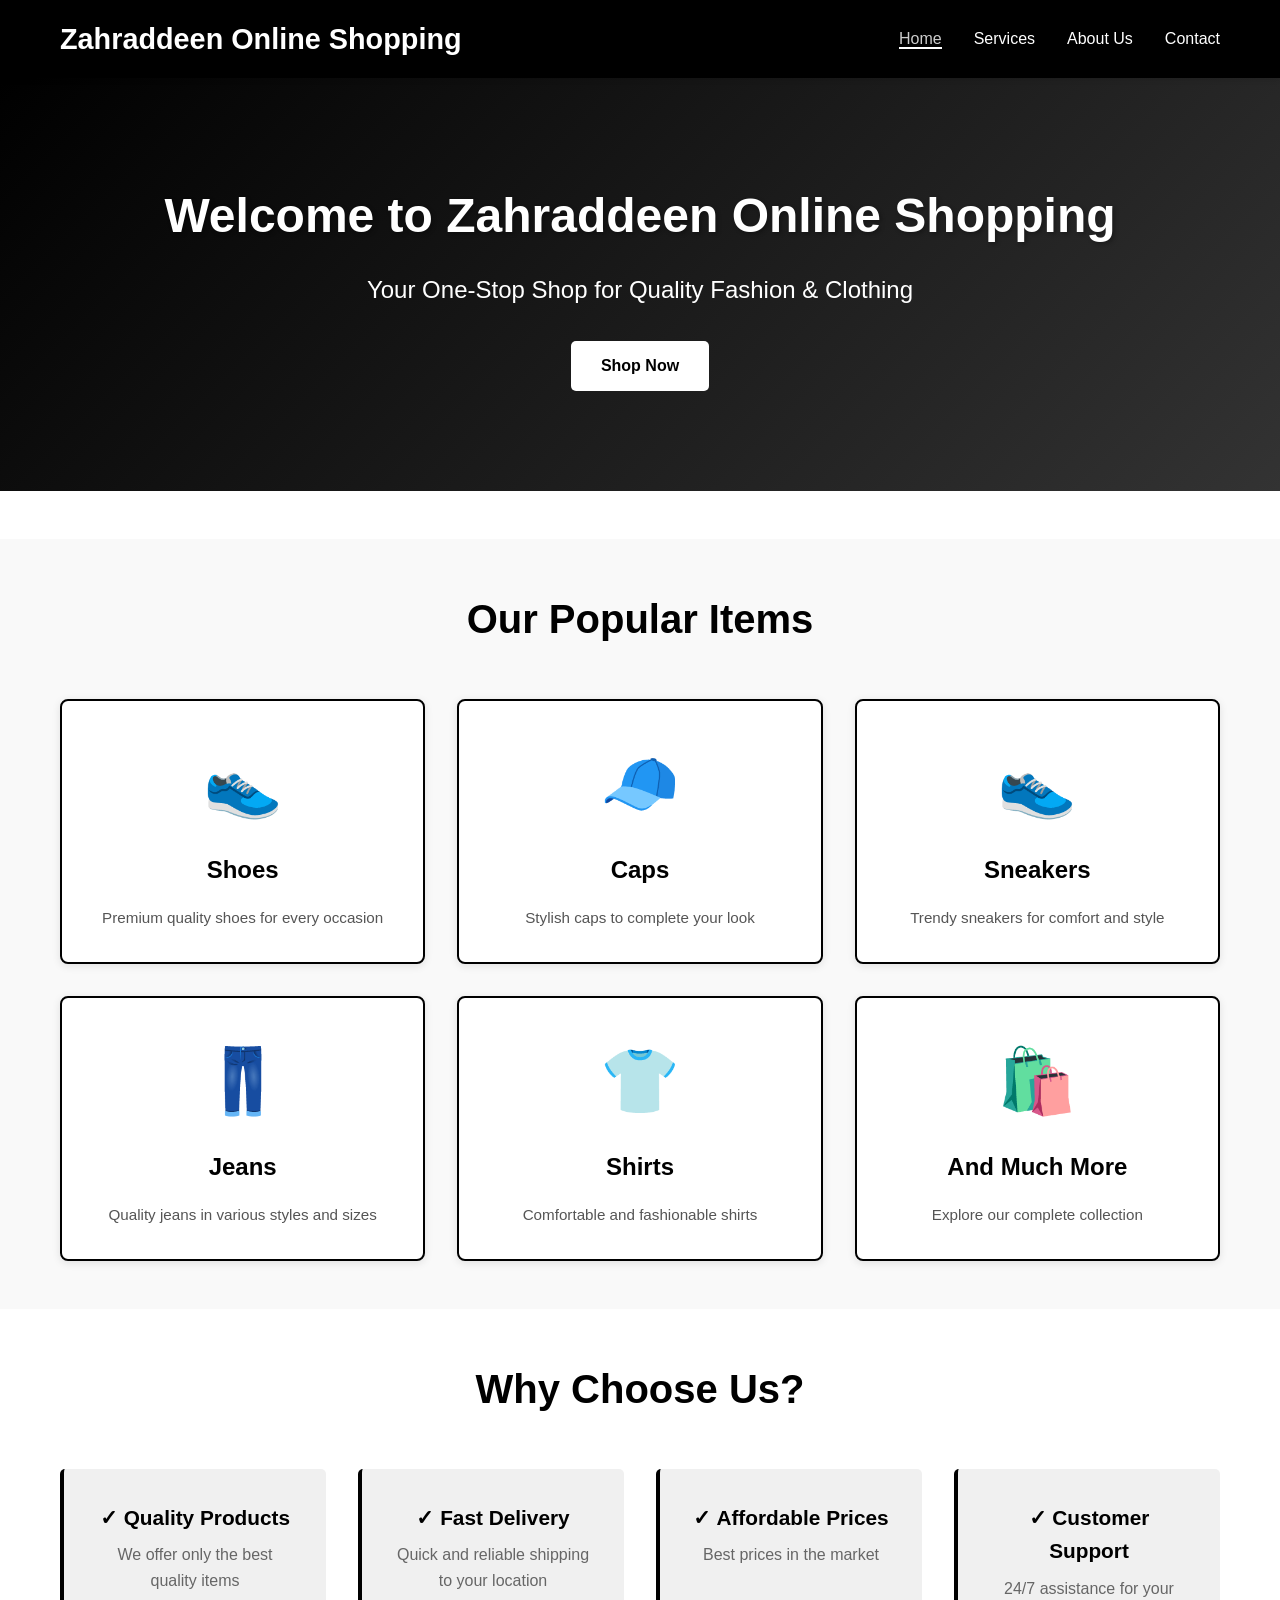
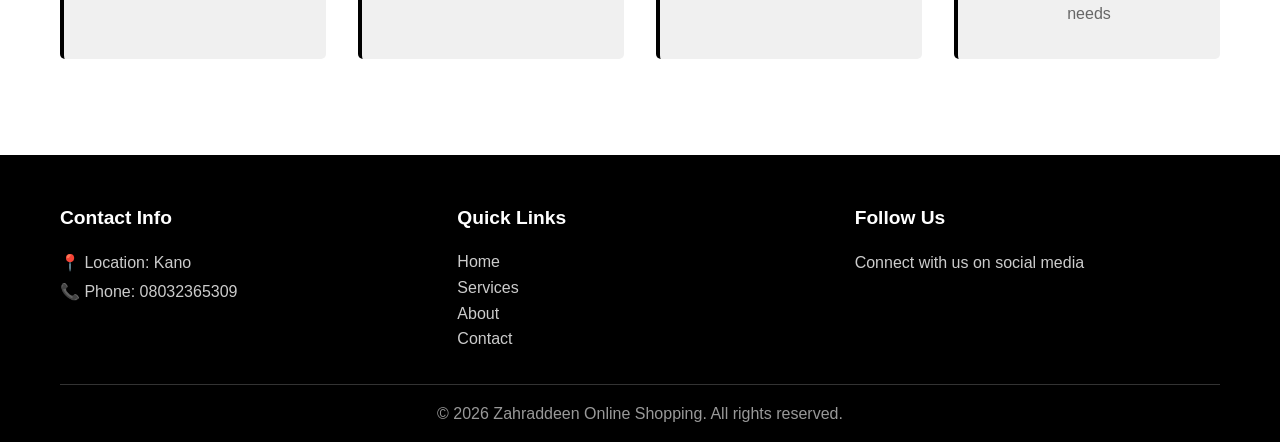
<file: index.html>
<!DOCTYPE html>
<html lang="en">
<head>
    <meta charset="UTF-8">
    <meta name="viewport" content="width=device-width, initial-scale=1.0">
    <title>Zahraddeen Online Shopping - Quality Fashion & Clothing</title>
    <link rel="stylesheet" href="style.css">
</head>
<body>
    <!-- Navigation Bar -->
    <nav class="navbar">
        <div class="container">
            <div class="logo">
                <h1>Zahraddeen Online Shopping</h1>
            </div>
            <ul class="nav-links">
                <li><a href="index.html" class="active">Home</a></li>
                <li><a href="services.html">Services</a></li>
                <li><a href="about.html">About Us</a></li>
                <li><a href="contact.html">Contact</a></li>
            </ul>
        </div>
    </nav>

    <!-- Hero Section -->
    <section class="hero">
        <div class="hero-content">
            <h2>Welcome to Zahraddeen Online Shopping</h2>
            <p>Your One-Stop Shop for Quality Fashion & Clothing</p>
            <a href="services.html" class="btn">Shop Now</a>
        </div>
    </section>

    <!-- Featured Products Section -->
    <section class="featured">
        <div class="container">
            <h2>Our Popular Items</h2>
            <div class="products-grid">
                <div class="product-card">
                    <div class="product-image">👟</div>
                    <h3>Shoes</h3>
                    <p>Premium quality shoes for every occasion</p>
                </div>
                <div class="product-card">
                    <div class="product-image">🧢</div>
                    <h3>Caps</h3>
                    <p>Stylish caps to complete your look</p>
                </div>
                <div class="product-card">
                    <div class="product-image">👟</div>
                    <h3>Sneakers</h3>
                    <p>Trendy sneakers for comfort and style</p>
                </div>
                <div class="product-card">
                    <div class="product-image">👖</div>
                    <h3>Jeans</h3>
                    <p>Quality jeans in various styles and sizes</p>
                </div>
                <div class="product-card">
                    <div class="product-image">👕</div>
                    <h3>Shirts</h3>
                    <p>Comfortable and fashionable shirts</p>
                </div>
                <div class="product-card">
                    <div class="product-image">🛍️</div>
                    <h3>And Much More</h3>
                    <p>Explore our complete collection</p>
                </div>
            </div>
        </div>
    </section>

    <!-- Why Choose Us -->
    <section class="why-choose">
        <div class="container">
            <h2>Why Choose Us?</h2>
            <div class="benefits">
                <div class="benefit-item">
                    <h3>✓ Quality Products</h3>
                    <p>We offer only the best quality items</p>
                </div>
                <div class="benefit-item">
                    <h3>✓ Fast Delivery</h3>
                    <p>Quick and reliable shipping to your location</p>
                </div>
                <div class="benefit-item">
                    <h3>✓ Affordable Prices</h3>
                    <p>Best prices in the market</p>
                </div>
                <div class="benefit-item">
                    <h3>✓ Customer Support</h3>
                    <p>24/7 assistance for your needs</p>
                </div>
            </div>
        </div>
    </section>

    <!-- Footer -->
    <footer>
        <div class="container">
            <div class="footer-content">
                <div class="footer-section">
                    <h3>Contact Info</h3>
                    <p>📍 Location: Kano</p>
                    <p>📞 Phone: 08032365309</p>
                </div>
                <div class="footer-section">
                    <h3>Quick Links</h3>
                    <ul>
                        <li><a href="index.html">Home</a></li>
                        <li><a href="services.html">Services</a></li>
                        <li><a href="about.html">About</a></li>
                        <li><a href="contact.html">Contact</a></li>
                    </ul>
                </div>
                <div class="footer-section">
                    <h3>Follow Us</h3>
                    <p>Connect with us on social media</p>
                </div>
            </div>
            <div class="footer-bottom">
                <p>&copy; 2026 Zahraddeen Online Shopping. All rights reserved.</p>
            </div>
        </div>
    </footer>
</body>
</html>
</file>
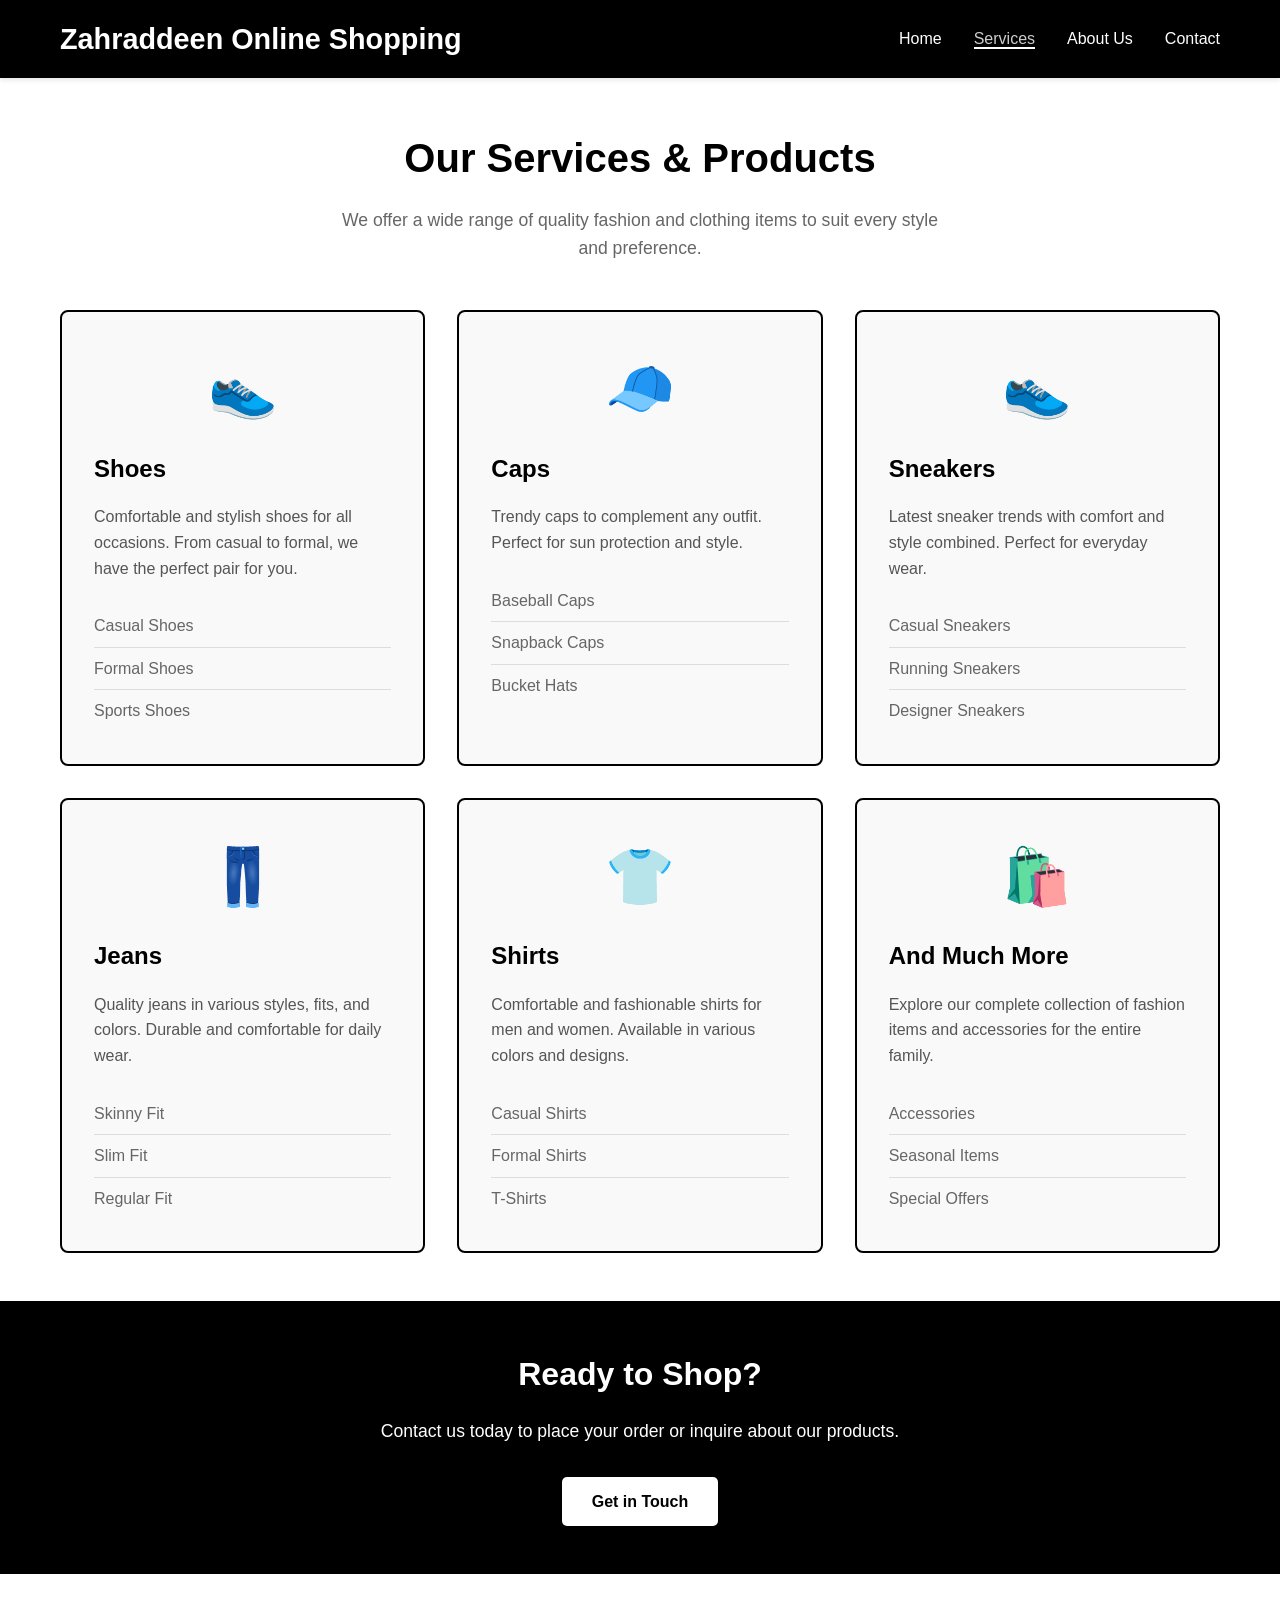
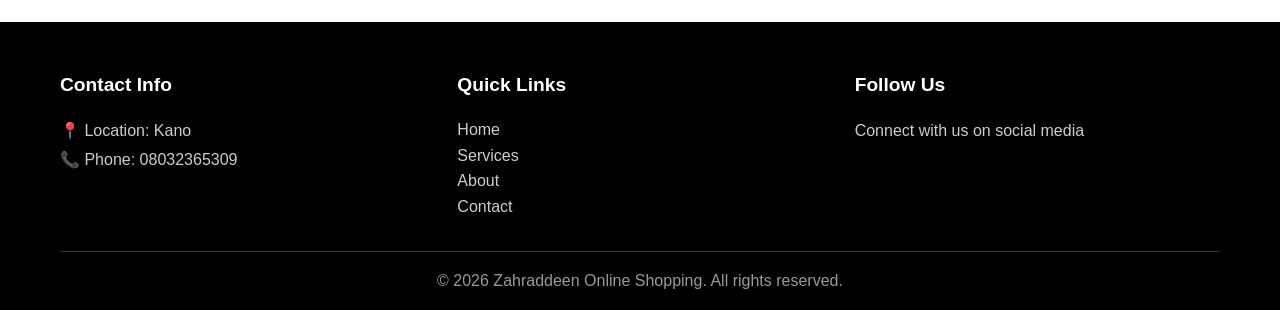
<file: services.html>
<!DOCTYPE html>
<html lang="en">
<head>
    <meta charset="UTF-8">
    <meta name="viewport" content="width=device-width, initial-scale=1.0">
    <title>Our Services - Zahraddeen Online Shopping</title>
    <link rel="stylesheet" href="style.css">
</head>
<body>
    <!-- Navigation Bar -->
    <nav class="navbar">
        <div class="container">
            <div class="logo">
                <h1>Zahraddeen Online Shopping</h1>
            </div>
            <ul class="nav-links">
                <li><a href="index.html">Home</a></li>
                <li><a href="services.html" class="active">Services</a></li>
                <li><a href="about.html">About Us</a></li>
                <li><a href="contact.html">Contact</a></li>
            </ul>
        </div>
    </nav>

    <!-- Services Section -->
    <section class="services-page">
        <div class="container">
            <h1>Our Services & Products</h1>
            <p class="intro">We offer a wide range of quality fashion and clothing items to suit every style and preference.</p>

            <div class="services-grid">
                <div class="service-item">
                    <div class="service-icon">👟</div>
                    <h2>Shoes</h2>
                    <p>Comfortable and stylish shoes for all occasions. From casual to formal, we have the perfect pair for you.</p>
                    <ul>
                        <li>Casual Shoes</li>
                        <li>Formal Shoes</li>
                        <li>Sports Shoes</li>
                    </ul>
                </div>

                <div class="service-item">
                    <div class="service-icon">🧢</div>
                    <h2>Caps</h2>
                    <p>Trendy caps to complement any outfit. Perfect for sun protection and style.</p>
                    <ul>
                        <li>Baseball Caps</li>
                        <li>Snapback Caps</li>
                        <li>Bucket Hats</li>
                    </ul>
                </div>

                <div class="service-item">
                    <div class="service-icon">👟</div>
                    <h2>Sneakers</h2>
                    <p>Latest sneaker trends with comfort and style combined. Perfect for everyday wear.</p>
                    <ul>
                        <li>Casual Sneakers</li>
                        <li>Running Sneakers</li>
                        <li>Designer Sneakers</li>
                    </ul>
                </div>

                <div class="service-item">
                    <div class="service-icon">👖</div>
                    <h2>Jeans</h2>
                    <p>Quality jeans in various styles, fits, and colors. Durable and comfortable for daily wear.</p>
                    <ul>
                        <li>Skinny Fit</li>
                        <li>Slim Fit</li>
                        <li>Regular Fit</li>
                    </ul>
                </div>

                <div class="service-item">
                    <div class="service-icon">👕</div>
                    <h2>Shirts</h2>
                    <p>Comfortable and fashionable shirts for men and women. Available in various colors and designs.</p>
                    <ul>
                        <li>Casual Shirts</li>
                        <li>Formal Shirts</li>
                        <li>T-Shirts</li>
                    </ul>
                </div>

                <div class="service-item">
                    <div class="service-icon">🛍️</div>
                    <h2>And Much More</h2>
                    <p>Explore our complete collection of fashion items and accessories for the entire family.</p>
                    <ul>
                        <li>Accessories</li>
                        <li>Seasonal Items</li>
                        <li>Special Offers</li>
                    </ul>
                </div>
            </div>
        </div>
    </section>

    <!-- Call to Action -->
    <section class="cta">
        <div class="container">
            <h2>Ready to Shop?</h2>
            <p>Contact us today to place your order or inquire about our products.</p>
            <a href="contact.html" class="btn">Get in Touch</a>
        </div>
    </section>

    <!-- Footer -->
    <footer>
        <div class="container">
            <div class="footer-content">
                <div class="footer-section">
                    <h3>Contact Info</h3>
                    <p>📍 Location: Kano</p>
                    <p>📞 Phone: 08032365309</p>
                </div>
                <div class="footer-section">
                    <h3>Quick Links</h3>
                    <ul>
                        <li><a href="index.html">Home</a></li>
                        <li><a href="services.html">Services</a></li>
                        <li><a href="about.html">About</a></li>
                        <li><a href="contact.html">Contact</a></li>
                    </ul>
                </div>
                <div class="footer-section">
                    <h3>Follow Us</h3>
                    <p>Connect with us on social media</p>
                </div>
            </div>
            <div class="footer-bottom">
                <p>&copy; 2026 Zahraddeen Online Shopping. All rights reserved.</p>
            </div>
        </div>
    </footer>

    <style>
        .services-page {
            padding: 3rem 0;
            min-height: 100vh;
        }

        .services-page h1 {
            text-align: center;
            font-size: 2.5rem;
            margin-bottom: 1rem;
            color: #000;
        }

        .intro {
            text-align: center;
            font-size: 1.1rem;
            color: #666;
            margin-bottom: 3rem;
            max-width: 600px;
            margin-left: auto;
            margin-right: auto;
        }

        .services-grid {
            display: grid;
            grid-template-columns: repeat(auto-fit, minmax(300px, 1fr));
            gap: 2rem;
        }

        .service-item {
            background-color: #f9f9f9;
            border: 2px solid #000;
            padding: 2rem;
            border-radius: 8px;
            transition: all 0.3s ease;
        }

        .service-item:hover {
            box-shadow: 0 8px 16px rgba(0,0,0,0.2);
            transform: translateY(-5px);
        }

        .service-icon {
            font-size: 3.5rem;
            text-align: center;
            margin-bottom: 1rem;
        }

        .service-item h2 {
            color: #000;
            margin-bottom: 1rem;
            font-size: 1.5rem;
        }

        .service-item p {
            color: #555;
            margin-bottom: 1.5rem;
        }

        .service-item ul {
            list-style: none;
        }

        .service-item ul li {
            padding: 0.5rem 0;
            color: #666;
            border-bottom: 1px solid #ddd;
        }

        .service-item ul li:last-child {
            border-bottom: none;
        }

        .cta {
            background-color: #000;
            color: #fff;
            padding: 3rem 0;
            text-align: center;
        }

        .cta h2 {
            font-size: 2rem;
            margin-bottom: 1rem;
        }

        .cta p {
            font-size: 1.1rem;
            margin-bottom: 2rem;
        }
    </style>
</body>
</html>
</file>
<file: style.css>
* {
    margin: 0;
    padding: 0;
    box-sizing: border-box;
}

body {
    font-family: 'Arial', sans-serif;
    line-height: 1.6;
    color: #000;
    background-color: #fff;
}

.container {
    max-width: 1200px;
    margin: 0 auto;
    padding: 0 20px;
}

/* Navigation Bar */
.navbar {
    background-color: #000;
    color: #fff;
    padding: 1rem 0;
    position: sticky;
    top: 0;
    z-index: 100;
    box-shadow: 0 2px 5px rgba(0,0,0,0.1);
}

.navbar .container {
    display: flex;
    justify-content: space-between;
    align-items: center;
}

.logo h1 {
    font-size: 1.8rem;
    font-weight: bold;
}

.nav-links {
    display: flex;
    list-style: none;
    gap: 2rem;
}

.nav-links a {
    color: #fff;
    text-decoration: none;
    font-weight: 500;
    transition: color 0.3s ease;
}

.nav-links a:hover,
.nav-links a.active {
    color: #ccc;
    border-bottom: 2px solid #fff;
}

/* Hero Section */
.hero {
    background: linear-gradient(135deg, #000 0%, #333 100%);
    color: #fff;
    padding: 100px 20px;
    text-align: center;
    margin-bottom: 3rem;
}

.hero-content h2 {
    font-size: 3rem;
    margin-bottom: 1rem;
    text-shadow: 2px 2px 4px rgba(0,0,0,0.3);
}

.hero-content p {
    font-size: 1.5rem;
    margin-bottom: 2rem;
}

.btn {
    display: inline-block;
    background-color: #fff;
    color: #000;
    padding: 12px 30px;
    text-decoration: none;
    border-radius: 5px;
    font-weight: bold;
    transition: all 0.3s ease;
}

.btn:hover {
    background-color: #ccc;
    transform: scale(1.05);
}

/* Featured Products Section */
.featured {
    padding: 3rem 0;
    background-color: #f9f9f9;
}

.featured h2 {
    text-align: center;
    font-size: 2.5rem;
    margin-bottom: 3rem;
    color: #000;
}

.products-grid {
    display: grid;
    grid-template-columns: repeat(auto-fit, minmax(280px, 1fr));
    gap: 2rem;
}

.product-card {
    background-color: #fff;
    border: 2px solid #000;
    padding: 2rem;
    text-align: center;
    border-radius: 8px;
    transition: all 0.3s ease;
    box-shadow: 0 2px 8px rgba(0,0,0,0.1);
}

.product-card:hover {
    box-shadow: 0 8px 16px rgba(0,0,0,0.2);
    transform: translateY(-5px);
}

.product-image {
    font-size: 4rem;
    margin-bottom: 1rem;
}

.product-card h3 {
    margin: 1rem 0;
    color: #000;
    font-size: 1.5rem;
}

.product-card p {
    color: #555;
    font-size: 0.95rem;
}

/* Why Choose Us Section */
.why-choose {
    padding: 3rem 0;
    background-color: #fff;
}

.why-choose h2 {
    text-align: center;
    font-size: 2.5rem;
    margin-bottom: 3rem;
    color: #000;
}

.benefits {
    display: grid;
    grid-template-columns: repeat(auto-fit, minmax(250px, 1fr));
    gap: 2rem;
}

.benefit-item {
    background-color: #f0f0f0;
    padding: 2rem;
    border-left: 4px solid #000;
    border-radius: 5px;
    text-align: center;
}

.benefit-item h3 {
    color: #000;
    margin-bottom: 0.5rem;
    font-size: 1.3rem;
}

.benefit-item p {
    color: #666;
}

/* Footer */
footer {
    background-color: #000;
    color: #fff;
    padding: 3rem 0 1rem;
    margin-top: 3rem;
}

.footer-content {
    display: grid;
    grid-template-columns: repeat(auto-fit, minmax(250px, 1fr));
    gap: 2rem;
    margin-bottom: 2rem;
}

.footer-section h3 {
    margin-bottom: 1rem;
    font-size: 1.2rem;
}

.footer-section ul {
    list-style: none;
}

.footer-section a {
    color: #ccc;
    text-decoration: none;
    transition: color 0.3s ease;
}

.footer-section a:hover {
    color: #fff;
}

.footer-section p {
    color: #ccc;
    line-height: 1.8;
}

.footer-bottom {
    text-align: center;
    padding-top: 1rem;
    border-top: 1px solid #333;
    color: #999;
}

/* Responsive Design */
@media (max-width: 768px) {
    .nav-links {
        gap: 1rem;
    }

    .hero-content h2 {
        font-size: 2rem;
    }

    .featured h2,
    .why-choose h2 {
        font-size: 2rem;
    }

    .products-grid {
        grid-template-columns: 1fr;
    }
}
</file>
